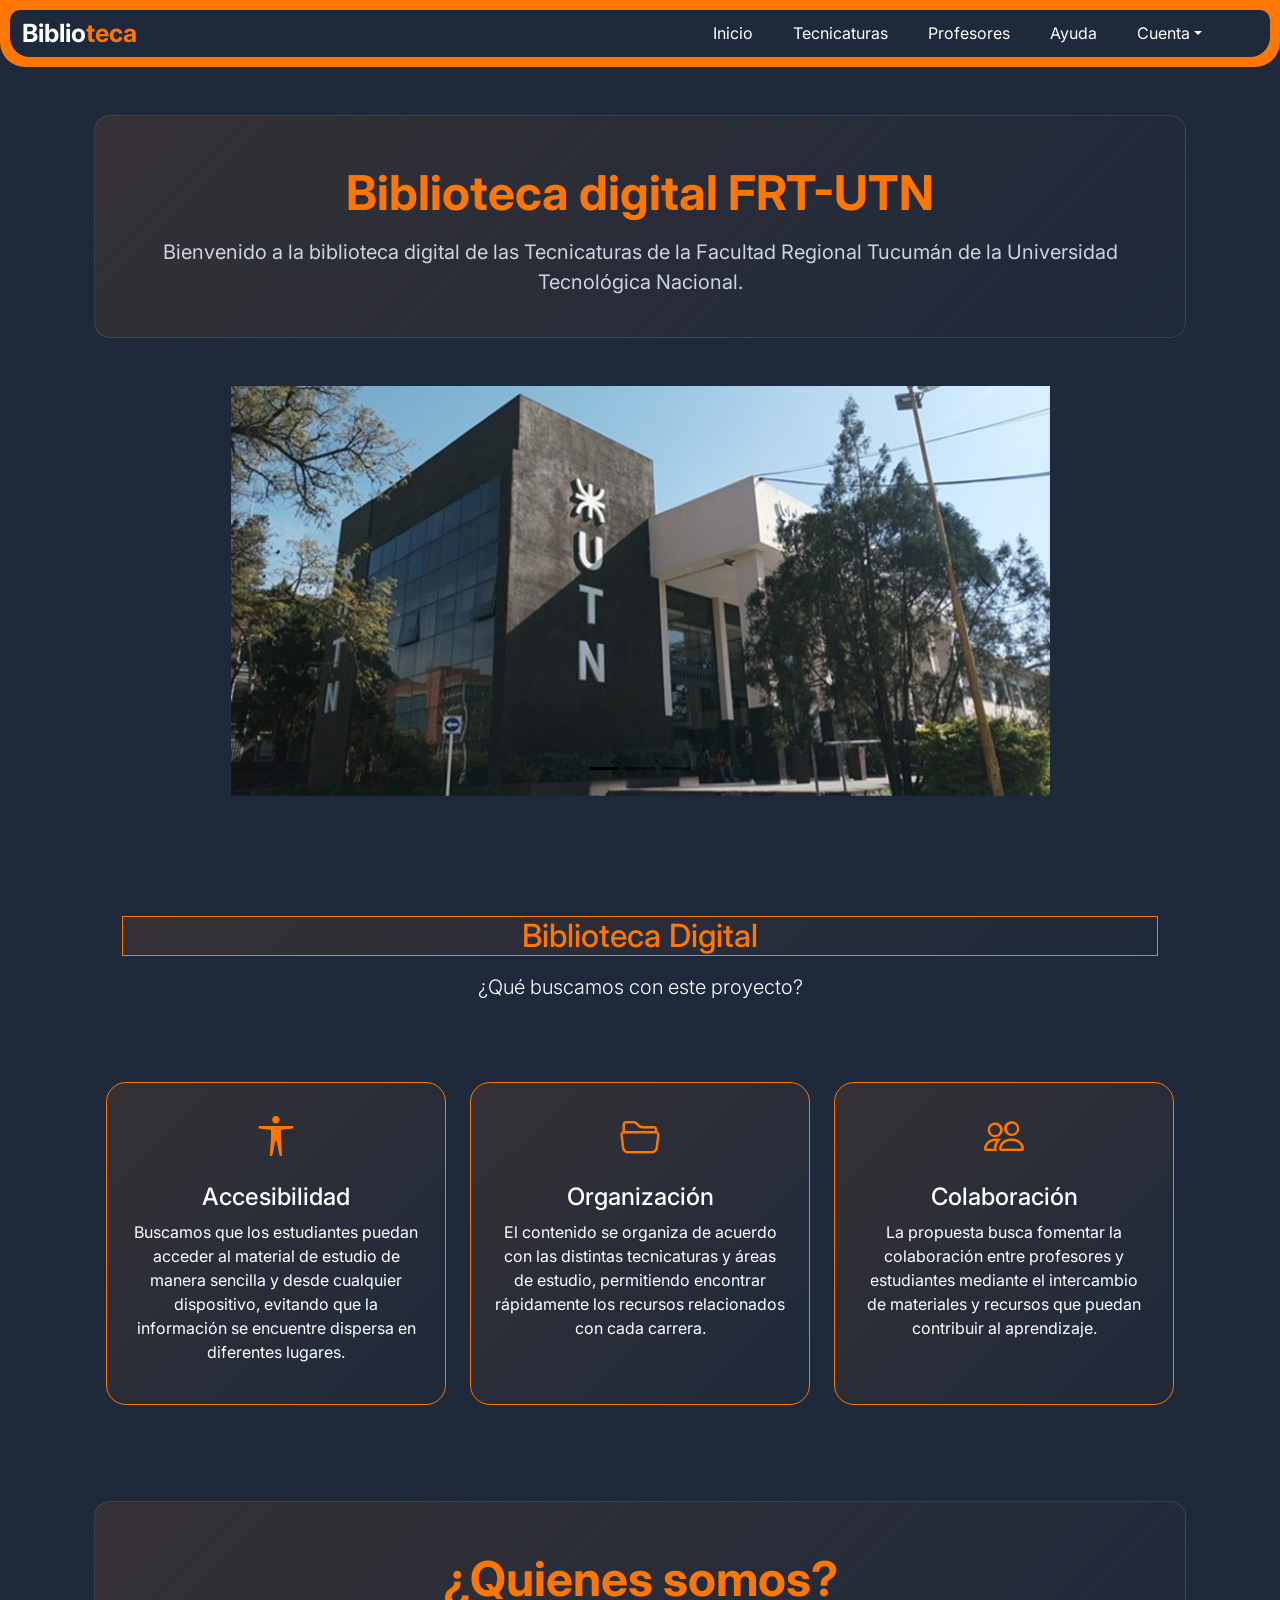
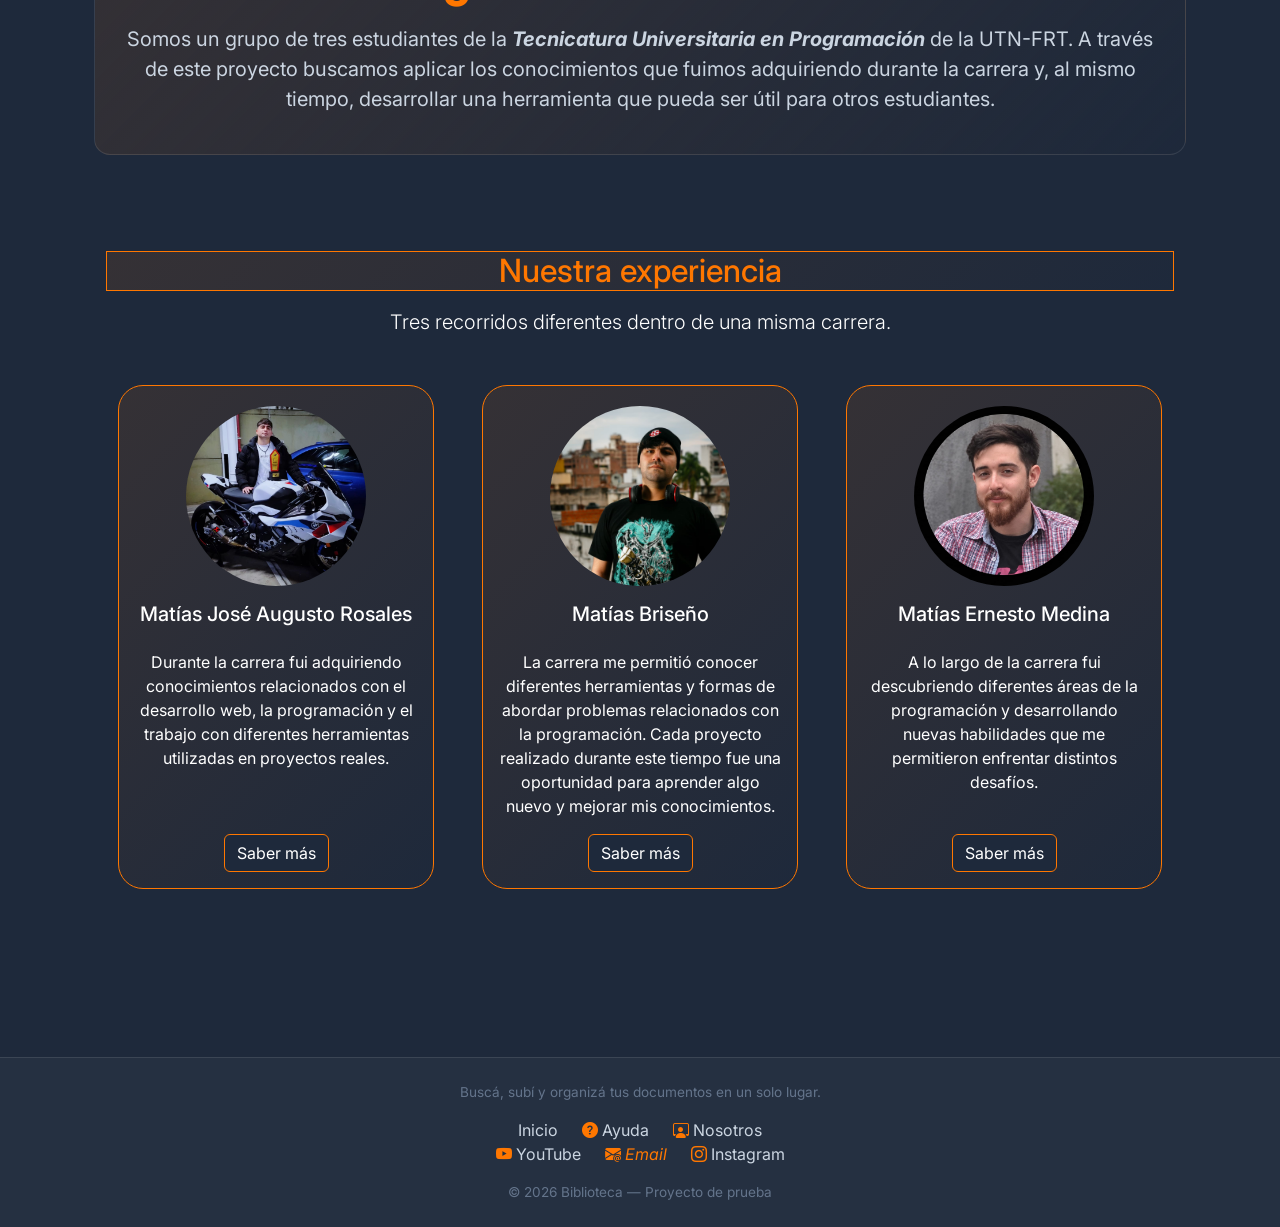
<file: index.html>
<!DOCTYPE html>
<html lang="es">
<head>
    <meta charset="UTF-8">
    <meta name="description" content="Biblioteca virtual de la UTN-FRT para las tecnicaturas">
    <meta name="keywords"
        content="UTN, UTN-FRT, Biblioteca UTN, Biblioteca Virtual UTN, Tecnicaturas, Tecnicaturas UTN, Tecnicaturas UTN-FRT, Programación UTN, Programación UTN-FRT, Higiene y seguridad UTN, Higiene y seguridad UTN-FRT, Logística UTN, Logística UTN-FRT, Desarrollo de videojuegos UTN, Desarrollo de videojuegos UTN-FRT, Mecatrónica UTN, Mecatrónica UTN-FRT, mantenimiento industrial UTN, energías renovables UTN, profesores UTN, material de estudio UTN">
    <meta name="viewport" content="width=device-width, initial-scale=1.0">
    <!--fuente-->
    <!-- Conexión previa para optimizar la carga -->
    <link rel="preconnect" href="https://fonts.googleapis.com">
    <link rel="preconnect" href="https://fonts.gstatic.com" crossorigin>
    <!-- Importación de la fuente Inter desde Google Fonts -->
    <link href="https://fonts.googleapis.com/css2?family=Inter:wght@100..900&display=swap" rel="stylesheet">
    <!--links-->
    <link href="https://cdn.jsdelivr.net/npm/bootstrap@5.3.8/dist/css/bootstrap.min.css" rel="stylesheet"
        integrity="sha384-sRIl4kxILFvY47J16cr9ZwB07vP4J8+LH7qKQnuqkuIAvNWLzeN8tE5YBujZqJLB" crossorigin="anonymous">
    <link rel="stylesheet" href="https://cdn.jsdelivr.net/npm/bootstrap-icons@1.13.1/font/bootstrap-icons.min.css">
    <link rel="icon" href="/img/logo-utn-3.jpg">
    <link rel="stylesheet" href="/style.css">
    <title>FRT-UTN | Biblioteca digital</title>
</head>

<body>
    <div id="header"></div>
    <script>
        fetch("./components/header.html")
        .then(response => response.text())
        .then(html => {
            document.getElementById("header").innerHTML = html;
        });
    </script>
    
    <main class="container my-5 px-4 pb-5">
        <section id="nosotro"
            class="nosotros text-center p-4 pt-5 pb-4 min-vh-40 d-flex flex-column justify-content-center align-items-center mb-5 rounded-4 border border-white border-opacity-10"
            aria-labelledby="titulo-nosotros">
            <div>
                <h1 id="titulo-nosotros" class="display-5 fw-bold mb-3">Biblioteca digital FRT-UTN</h1>
                <p class="fs-5 mx-auto lh-base max-w-700">Bienvenido a la biblioteca digital de las Tecnicaturas de la
                    Facultad Regional Tucumán de la
                    Universidad Tecnológica Nacional.</p>
            </div>
        </section>

        <section id="carrusel" class="mb-5">
            <div id="carouselExampleDark" class="carousel carousel-dark m-auto slide w-75 h-20">
                <div class="carousel-indicators">
                    <button id="btn-indicadorCarrusel" type="button" data-bs-target="#carouselExampleDark"
                        data-bs-slide-to="0" class="active" aria-current="true" aria-label="Slide 1"></button>
                    <button id="btn-indicadorCarrusel" type="button" data-bs-target="#carouselExampleDark"
                        data-bs-slide-to="1" aria-label="Slide 2"></button>
                    <button id="btn-indicadorCarrusel" type="button" data-bs-target="#carouselExampleDark"
                        data-bs-slide-to="2" aria-label="Slide 3"></button>
                </div>
                <div class="carousel-inner">
                    <div class="carousel-item active" data-bs-interval="10000">
                        <img src="/img/utn-1.jpg" class="foto-carrusel d-block w-100" alt="Edificio de la UTN-Tucumán">
                        <div class="carousel-caption d-none d-md-block">
                        </div>
                    </div>
                    <div class="carousel-item" data-bs-interval="2000">
                        <img src="/img/utn-2.jpg" class="foto-carrusel d-block w-100" alt="Logo de la UTN-Tucumán">
                        <div class="carousel-caption d-none d-md-block">
                        </div>
                    </div>
                    <div class="carousel-item">
                        <img src="/img/utn-3.jpg" class="foto-carrusel d-block img-fluid w-100" alt="alumnos de programación de la UTN-Tucumán">
                        <div class="carousel-caption d-none d-md-block">
                        </div>
                    </div>
                </div>
                <button class="carousel-control-prev" type="button" data-bs-target="#carouselExampleDark"
                    data-bs-slide="prev">
                    <span class="carousel-control-prev-icon" aria-hidden="true"></span>
                    <span class="visually-hidden">Previous</span>
                </button>
                <button class="carousel-control-next" type="button" data-bs-target="#carouselExampleDark"
                    data-bs-slide="next">
                    <span class="carousel-control-next-icon" aria-hidden="true"></span>
                    <span class="visually-hidden">Next</span>
                </button>
            </div>
        </section>

        <section id="proyecto" class="container-fluid py-5 mb-5">
            <div class="text-center mt-2 mb-5 p-3">
                <h2>Biblioteca Digital</h2>
                <p class="lead text-center my-3">¿Qué buscamos con este proyecto?</p>
            </div>
            <div class="row g-4">
                <!-- Accesibilidad -->
                <div class="col-12 col-md-4">
                    <div class="card-proyecto card h-100 text-center p-4">
                        <div class="mb-3">
                            <i class="bi bi-universal-access fs-1"></i>
                        </div>
                        <h3 class="h4">Accesibilidad</h3>
                        <p>Buscamos que los estudiantes puedan acceder al material de estudio de manera sencilla y desde cualquier dispositivo, evitando que la información se encuentre dispersa en diferentes lugares.</p>
                    </div>
                </div>
                <!-- Organización -->
                <div class="col-12 col-md-4">
                    <div class="card-proyecto card h-100 text-center p-4">
                        <div class="mb-3">
                            <i class="bi bi-folder2-open fs-1"></i>
                        </div>
                        <h3 class="h4">Organización</h3>
                        <p>El contenido se organiza de acuerdo con las distintas tecnicaturas y áreas de estudio, permitiendo encontrar rápidamente los recursos relacionados con cada carrera.</p>
                    </div>
                </div>
                <!-- Colaboración -->
                <div class="col-12 col-md-4">
                    <div class="card-proyecto card h-100 text-center p-4">
                        <div class="mb-3">
                            <i class="bi bi-people fs-1"></i>
                        </div>
                        <h3 class="h4">Colaboración</h3>
                        <p>La propuesta busca fomentar la colaboración entre profesores y estudiantes mediante el intercambio de materiales y recursos que puedan contribuir al aprendizaje.</p>
                    </div>
                </div>
            </div>
        </section>

        <section class="nosotros text-center p-4 pt-5 pb-4 min-vh-40 d-flex flex-column justify-content-center align-items-center mb-5 rounded-4 border border-white border-opacity-10" aria-labelledby="titulo-nosotros">
            <div>
                <h1 id="titulo-nosotros" class="display-5 fw-bold mb-3">¿Quienes somos?</h1>
                <p class="fs-5 mx-auto lh-base max-w-700">Somos un grupo de tres estudiantes de la <b><i>Tecnicatura Universitaria en Programación</i></b> de la UTN-FRT. A través de este proyecto buscamos aplicar los conocimientos que fuimos adquiriendo durante la carrera y, al mismo tiempo, desarrollar una herramienta que pueda ser útil para otros estudiantes.</p>
            </div>
        </section>

        <section id="experiencia" class="container-experiencia container-fluid py-4 mb-5">
            <div class="text-center mt-4 mb-5">
                <h2 >Nuestra experiencia</h2>
                <p class="lead text-center my-3 mb-5">Tres recorridos diferentes dentro de una misma carrera.</p>
            </div>

            <div class="container">
                <div class="row g-5">

                    <div class="col-12 col-md-4">
                        <div class="card-perfil card h-100">
                            <img src="/img/foto-perfil-1.jpeg" class="card-img-top" alt="foto-perfil-1">
                            <div class="card-body d-flex flex-column">
                                <h5 class="card-title text-center">Matías José Augusto Rosales</h5>
                                <p class="card-text mt-3 text-center">
                                    Durante la carrera fui adquiriendo conocimientos relacionados con el desarrollo web, la programación y el trabajo con diferentes herramientas utilizadas en proyectos reales.
                                </p>
                                <a href="#" class="btn-perfil btn btn-primary mt-auto mx-auto">Saber más</a>
                            </div>
                        </div>
                    </div>

                    <div class="col-12 col-md-4">
                        <div class="card-perfil card h-100">
                            <img src="/img/foto-perfil-3.jpeg" class="card-img-top" alt="Foto-perfil-2">
                            <div class="card-body d-flex flex-column">
                                <h5 class="card-title text-center">Matías Briseño</h5>
                                <p class="card-text mt-3 text-center">
                                    La carrera me permitió conocer diferentes herramientas y formas de abordar problemas relacionados con la programación. Cada proyecto realizado durante este tiempo fue una oportunidad para aprender algo nuevo y mejorar mis conocimientos.
                                </p>
                                <a href="#" class="btn-perfil btn btn-primary mt-auto mx-auto">Saber más</a>
                            </div>
                        </div>
                    </div>

                    <div class="col-12 col-md-4">
                        <div class="card-perfil card h-100">
                            <img src="/img/foto-perfil-2.jpeg" class="card-img-top" alt="Foto-perfil-3">
                            <div class="card-body d-flex flex-column">
                                <h5 class="card-title text-center">Matías Ernesto Medina</h5>
                                <p class="card-text mt-3 text-center">
                                    A lo largo de la carrera fui descubriendo diferentes áreas de la programación y desarrollando nuevas habilidades que me permitieron enfrentar distintos desafíos.
                                </p>
                                <a href="#" class="btn-perfil btn btn-primary mt-auto mx-auto">Saber más</a>
                            </div>
                        </div>
                    </div>

                </div>
            </div>
        </section>

        <div id="contenedorBtnArriba" class="position-fixed bottom-0 end-0 p-4 d-none">
            <button id="btnTop" class="btnTop btn btn-primary rounded-circle" type="button">↑</button>
        </div>
    </main>
    
    <div id="footer"></div>

    <script>
        fetch("./components/footer.html")
        .then(response => response.text())
        .then(html => {
            document.getElementById("footer").innerHTML = html;
        });
    </script>

    <script src="https://cdn.jsdelivr.net/npm/bootstrap@5.3.8/dist/js/bootstrap.bundle.min.js" integrity="sha384-FKyoEForCGlyvwx9Hj09JcYn3nv7wiPVlz7YYwJrWVcXK/BmnVDxM+D2scQbITxI" crossorigin="anonymous"></script>
    <script src="./components/btnArriba.js"></script>
</body>

</html>
</file>
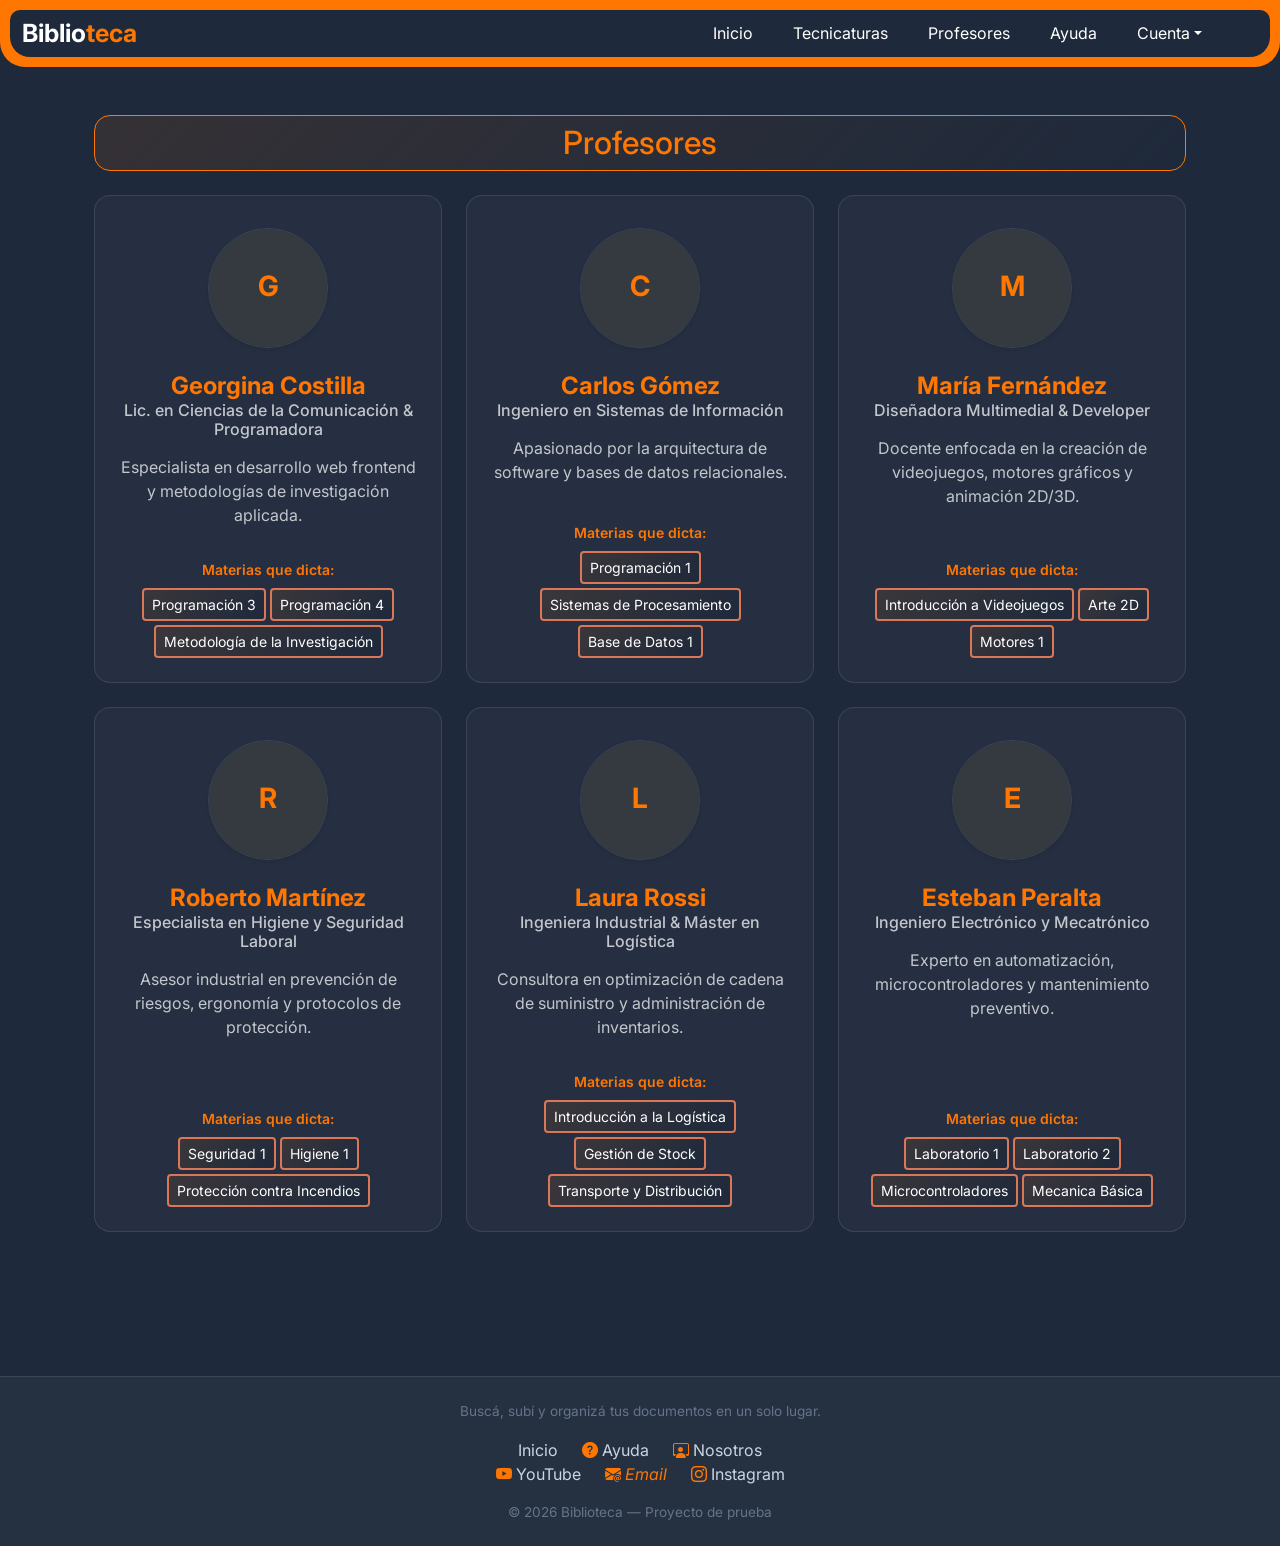
<file: components/profesores.html>
<!DOCTYPE html>
<html lang="es">

<head>
    <meta charset="UTF-8">
    <meta name="description" content="Profesores de las Tecnicaturas - Biblioteca virtual UTN-FRT">
    <meta name="viewport" content="width=device-width, initial-scale=1.0">
    <link rel="preconnect" href="https://fonts.googleapis.com">
    <link rel="preconnect" href="https://fonts.gstatic.com" crossorigin>
    <link href="https://fonts.googleapis.com/css2?family=Inter:wght@100..900&display=swap" rel="stylesheet">
    <link href="https://cdn.jsdelivr.net/npm/bootstrap@5.3.8/dist/css/bootstrap.min.css" rel="stylesheet">
    <link rel="stylesheet" href="https://cdn.jsdelivr.net/npm/bootstrap-icons@1.13.1/font/bootstrap-icons.min.css">
    <link rel="stylesheet" href="/style.css">
    <title>Profesores | FRT-UTN Biblioteca Digital</title>
</head>

<body>
    <div id="header"></div>

    <script>
        fetch("/components/header.html")
        .then(response => response.text())
        .then(html => {
            document.getElementById("header").innerHTML = html;
        });
    </script>
    
    <main class="container my-5 px-4 pb-5">
        <div id="banner-filtro" class="alert d-none text-center rounded-4 mb-4 border border-white border-opacity-10">
            <div class="d-flex justify-content-center mt-4">
                <button id="btn-limpiar-filtro" class="btn btn-Profesor btn-sm ms-3">profesores</button>
            </div>
            <br>
            <span id="texto-filtro" class="fs-5"></span>
        </div>

        <section id="profesores" class="my-5">
            <h2 id="titulo-profesores" class="text-center py-2 rounded-4 mb-4">Profesores</h2>

            <div id="contenedor-profesores"
                class="row row-cols-1 row-cols-md-2 row-cols-lg-3 g-4 justify-content-center">

            </div>
        </section>

        <section id="seccion-recursos" class="my-5 pt-4 d-none">
            <h2 id="titulo-recursos" class="text-center py-2 rounded-4 mb-4">Recursos de la Materia</h2>
            <div id="contenedor-recursos" class="row row-cols-1 row-cols-md-2 row-cols-lg-3 g-4 justify-content-center">
            </div>
        </section>
    </main>

    <!-- Footer will be inserted here -->
    <div id="footer"></div>

    <script>
        fetch("/components/footer.html")
            .then(response => response.text())
            .then(html => {
                document.getElementById("footer").innerHTML = html;
            });
    </script>

    <script src="https://cdn.jsdelivr.net/npm/bootstrap@5.3.8/dist/js/bootstrap.bundle.min.js"></script>
    <script src="https://cdn.jsdelivr.net/npm/bootstrap@5.3.8/dist/js/bootstrap.bundle.min.js" integrity="sha384-FKyoEForCGlyvwx9Hj09JcYn3nv7wiPVlz7YYwJrWVcXK/BmnVDxM+D2scQbITxI" crossorigin="anonymous"></script>
    <script src="/components/js-Profesores.js"></script>
</body>

</html>
</file>
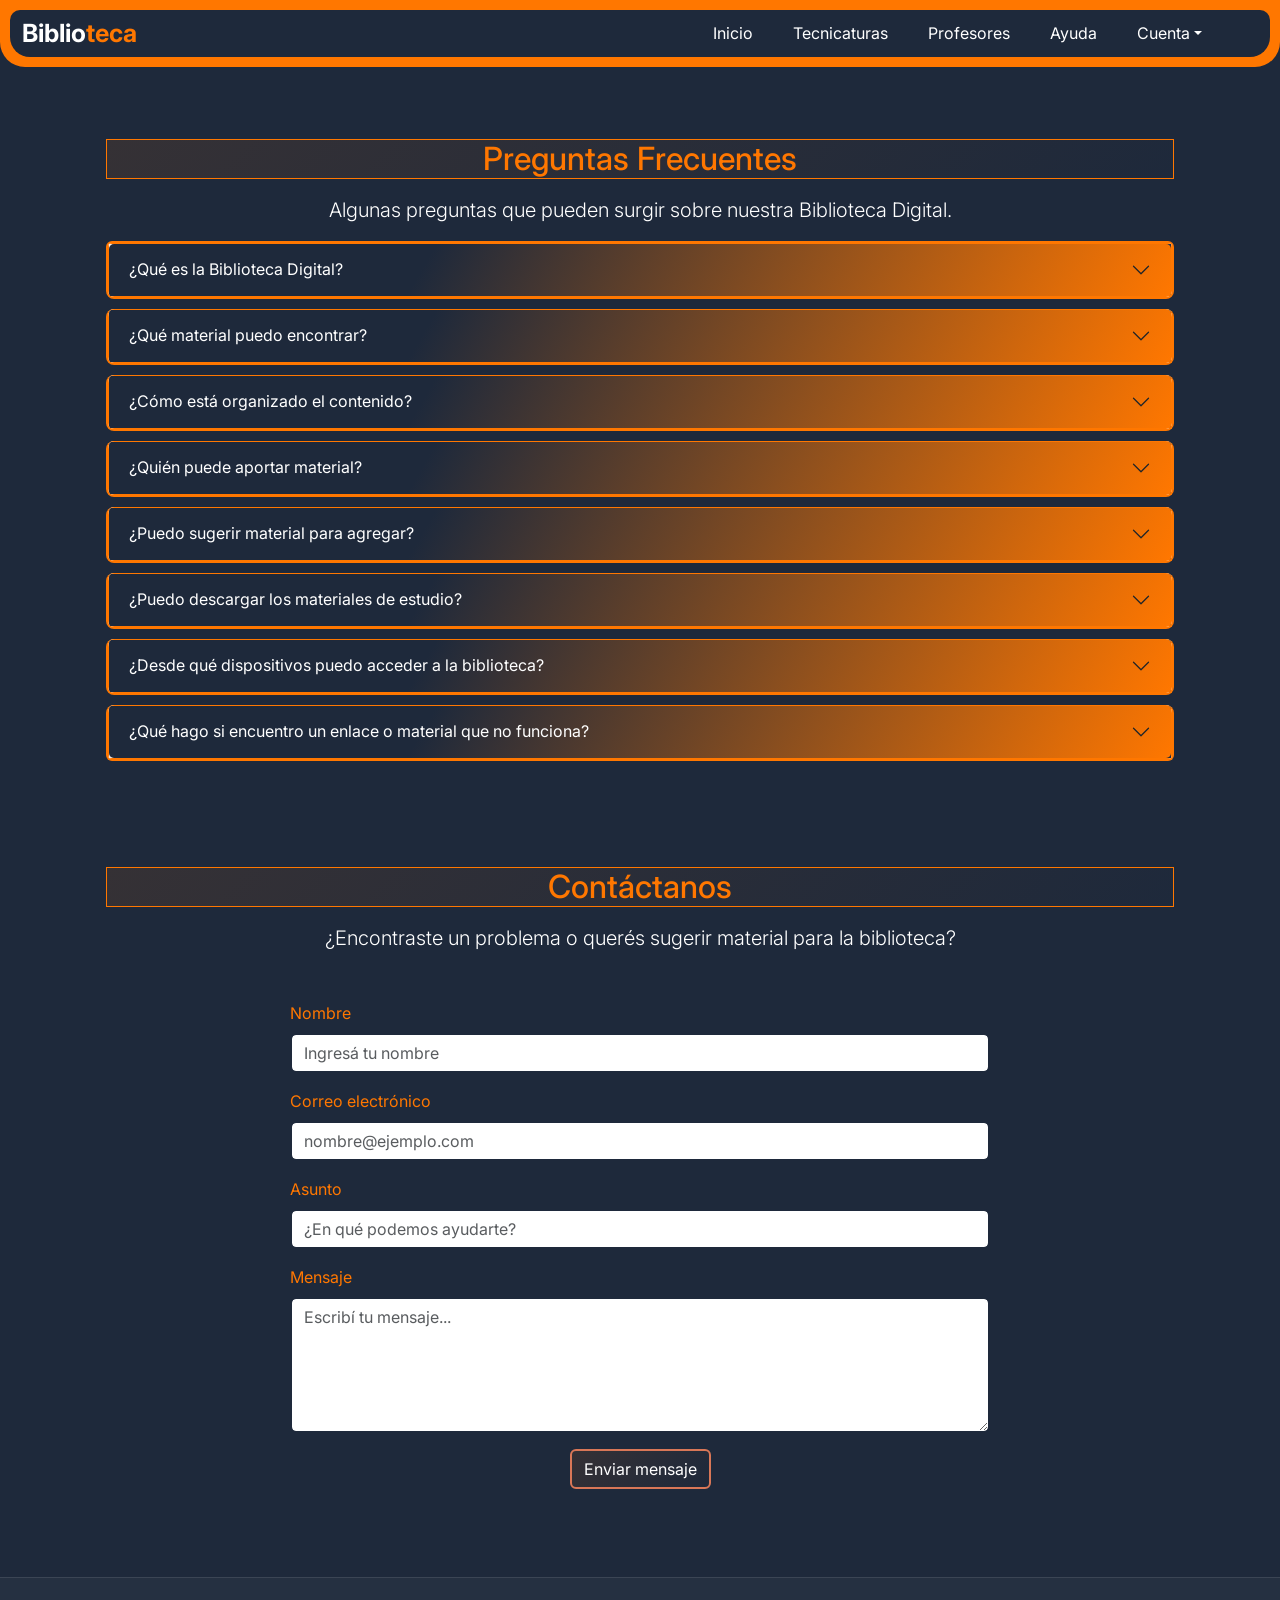
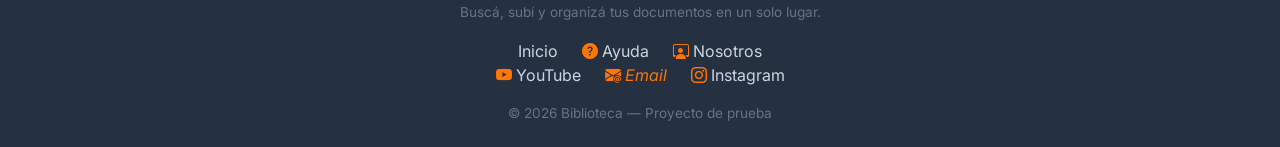
<file: components/sobre-nosotros.html>
<!DOCTYPE html>
<html lang="en">
<head>
    <!--metadatos-->
    <meta charset="UTF-8">
    <meta name="description" content="Biblioteca virtual de la UTN-FRT para las tecnicaturas">
    <meta name="keywords" content="UTN, UTN-FRT, Biblioteca UTN, Biblioteca Virtual UTN, Tecnicaturas, Tecnicaturas UTN, Tecnicaturas UTN-FRT, Programación UTN, Programación UTN-FRT, Higiene y seguridad UTN, Higiene y seguridad UTN-FRT, Logística UTN, Logística UTN-FRT, Desarrollo de videojuegos UTN, Desarrollo de videojuegos UTN-FRT, Mecatrónica UTN, Mecatrónica UTN-FRT, mantenimiento industrial UTN, energías renovables UTN, profesores UTN, material de estudio UTN">
    <meta name="viewport" content="width=device-width, initial-scale=1.0">
    <!--fuente-->
    <!-- Conexión previa para optimizar la carga -->
    <link rel="preconnect" href="https://fonts.googleapis.com">
    <link rel="preconnect" href="https://fonts.gstatic.com" crossorigin>
    <!-- Importación de la fuente Inter desde Google Fonts -->
    <link href="https://fonts.googleapis.com/css2?family=Inter:wght@100..900&display=swap" rel="stylesheet">
    <!--links-->
    <link href="https://cdn.jsdelivr.net/npm/bootstrap@5.3.8/dist/css/bootstrap.min.css" rel="stylesheet"
        integrity="sha384-sRIl4kxILFvY47J16cr9ZwB07vP4J8+LH7qKQnuqkuIAvNWLzeN8tE5YBujZqJLB" crossorigin="anonymous">
    <link rel="stylesheet" href="https://cdn.jsdelivr.net/npm/bootstrap-icons@1.13.1/font/bootstrap-icons.min.css">
    <link rel="icon" href="/img/logo-utn-3.jpg">
    <link rel="stylesheet" href="/style.css">
    <!--titulo-->
    <title>FRT-UTN | Biblioteca digital - Sobre Nosotros</title>
</head>
<body>
    <div id="header"></div>

    <script>
        fetch("/components/header.html")
        .then(response => response.text())
        .then(html => {
            document.getElementById("header").innerHTML = html;
        });
    </script>
    
    <main class="container px-4 pb-5">

        <section id="preguntas" class="container-fluid py-4">
            <div class="text-center mt-5 mb-3">
                <h2>Preguntas Frecuentes</h2>
                <p class="lead text-center my-3 mb-3">Algunas preguntas que pueden surgir sobre nuestra Biblioteca Digital.</p>
            </div>
            <div class="accordion" id="accordionPreguntas">
                
                <div class="accordion-item">
                    <h2 class="accordion-header">
                        <button class="accordion-button collapsed" type="button" data-bs-toggle="collapse" data-bs-target="#respuesta1">
                            ¿Qué es la Biblioteca Digital?
                        </button>
                    </h2>
                    <div id="respuesta1" class="accordion-collapse collapse" data-bs-parent="#accordionPreguntas">
                        <div class="accordion-body">
                            Es un espacio digital destinado a facilitar el acceso
                            a materiales educativos para los estudiantes de las
                            diferentes tecnicaturas de la UTN-FRT.
                        </div>
                    </div>
                </div>
                
                <div class="accordion-item">
                    <h2 class="accordion-header">
                        <button class="accordion-button collapsed" type="button" data-bs-toggle="collapse" data-bs-target="#respuesta2">
                            ¿Qué material puedo encontrar?
                        </button>
                    </h2>
                    <div id="respuesta2" class="accordion-collapse collapse" data-bs-parent="#accordionPreguntas">
                        <div class="accordion-body">
                            Podrás encontrar apuntes, documentos, libros, guías,
                            trabajos prácticos y otros recursos relacionados con
                            las distintas materias y tecnicaturas.
                        </div>
                    </div>
                </div>
                
                <div class="accordion-item">
                    <h2 class="accordion-header">
                        <button class="accordion-button collapsed" type="button"data-bs-toggle="collapse"data-bs-target="#respuesta3">
                            ¿Cómo está organizado el contenido?
                        </button>
                    </h2>
                    <div id="respuesta3" class="accordion-collapse collapse" data-bs-parent="#accordionPreguntas">
                        <div class="accordion-body">
                            El contenido se encuentra organizado según las
                            diferentes tecnicaturas y áreas, para facilitar
                            la búsqueda del material.
                        </div>
                    </div>
                </div>
                
                <div class="accordion-item">
                    <h2 class="accordion-header">
                        <button class="accordion-button collapsed" type="button" data-bs-toggle="collapse" data-bs-target="#respuesta4">
                            ¿Quién puede aportar material?
                        </button>
                    </h2>
                    <div id="respuesta4" class="accordion-collapse collapse" data-bs-parent="#accordionPreguntas">
                        <div class="accordion-body">
                            Los profesores pueden aportar material educativo
                            relacionado con sus respectivas materias y
                            tecnicaturas.
                        </div>
                    </div>
                </div>
                
                <div class="accordion-item">
                    <h2 class="accordion-header">
                        <button class="accordion-button collapsed" type="button"data-bs-toggle="collapse"data-bs-target="#respuesta5">
                            ¿Puedo sugerir material para agregar?
                        </button>
                    </h2>
                    <div id="respuesta5" class="accordion-collapse collapse" data-bs-parent="#accordionPreguntas">
                        <div class="accordion-body">
                            Sí. Podés utilizar nuestro formulario de contacto
                            para enviarnos sugerencias o comentarios sobre
                            los recursos que podrían incorporarse.
                        </div>
                    </div>
                </div>

                <div class="accordion-item">
                    <h2 class="accordion-header">
                        <button class="accordion-button collapsed" type="button" data-bs-toggle="collapse" data-bs-target="#respuesta6">
                            ¿Puedo descargar los materiales de estudio?
                        </button>
                    </h2>
                    <div id="respuesta6" class="accordion-collapse collapse" data-bs-parent="#accordionPreguntas">
                        <div class="accordion-body">
                            Sí. Los materiales disponibles podrán ser consultados y descargados, dependiendo del recurso y de las condiciones establecidas para cada contenido.
                        </div>
                    </div>
                </div>

                <div class="accordion-item">
                    <h2 class="accordion-header">
                        <button class="accordion-button collapsed" type="button" data-bs-toggle="collapse" data-bs-target="#respuesta7">
                            ¿Desde qué dispositivos puedo acceder a la biblioteca?
                        </button>
                    </h2>
                    <div id="respuesta7" class="accordion-collapse collapse" data-bs-parent="#accordionPreguntas">
                        <div class="accordion-body">
                            Podés acceder a la Biblioteca Digital desde computadoras, tablets y teléfonos celulares. La página está diseñada para adaptarse a diferentes tamaños de pantalla y facilitar su utilización desde cualquier dispositivo.
                        </div>
                    </div>
                </div>

                <div class="accordion-item">
                    <h2 class="accordion-header">
                        <button class="accordion-button collapsed" type="button" data-bs-toggle="collapse" data-bs-target="#respuesta8">
                            ¿Qué hago si encuentro un enlace o material que no funciona?
                        </button>
                    </h2>
                    <div id="respuesta8" class="accordion-collapse collapse" data-bs-parent="#accordionPreguntas">
                        <div class="accordion-body">
                            Si encontrás algún material, enlace o recurso que presente problemas, podés comunicarlo mediante nuestro formulario de contacto para que podamos revisarlo y solucionarlo.
                        </div>
                    </div>
                </div>

            </div>

        </section>
        <section id="contacto" class="container-fluid py-4">
            <div class="text-center mt-5 mb-5">
                <h2>Contáctanos</h2>
                <p class="lead text-center my-3 mb-3">¿Encontraste un problema o querés sugerir material para la biblioteca?</p>
            </div>

            <form id="formContacto" class="form-contacto">
                <div class="mb-3 ">
                    <label for="nombre" class="form-label">Nombre</label>
                    <input type="text" class="form-control " id="nombre" placeholder="Ingresá tu nombre">
                </div>

                <div class="mb-3">
                    <label for="email" class="form-label">Correo electrónico</label>
                    <input type="email" class="form-control" id="email" placeholder="nombre@ejemplo.com">
                </div>

                <div class="mb-3">
                    <label for="asunto" class="form-label">Asunto</label>
                    <input type="text" class="form-control" id="asunto" placeholder="¿En qué podemos ayudarte?">
                </div>

                <div class="mb-3">
                    <label for="mensaje" class="form-label">Mensaje</label>
                    <textarea class="form-control" id="mensaje" rows="5" placeholder="Escribí tu mensaje..."></textarea>
                </div>

                <div class="text-center">
                    <button type="submit" class="btn-tecnicatura btn btn-primary">Enviar mensaje</button>
                </div>

                <div id="mensajeFormulario" class="mt-3 text-center"></div>
            </form>
        </section>

        <div id="contenedorBtnArriba" class="position-fixed bottom-0 end-0 p-4 d-none">
            <button id="btnTop" class="btnTop btn btn-primary rounded-circle" type="button">↑</button>
        </div>
    </main>

    <div id="footer"></div>

    <script>
        fetch("/components/footer.html")
        .then(response => response.text())
        .then(html => {
            document.getElementById("footer").innerHTML = html;
        });
    </script>
    <script src="https://cdn.jsdelivr.net/npm/bootstrap@5.3.8/dist/js/bootstrap.bundle.min.js" integrity="sha384-FKyoEForCGlyvwx9Hj09JcYn3nv7wiPVlz7YYwJrWVcXK/BmnVDxM+D2scQbITxI" crossorigin="anonymous"></script>
    <script src="/components/formulario.js"></script>
    <script src="/components/btnArriba.js"></script>
</body>
</html>
</file>
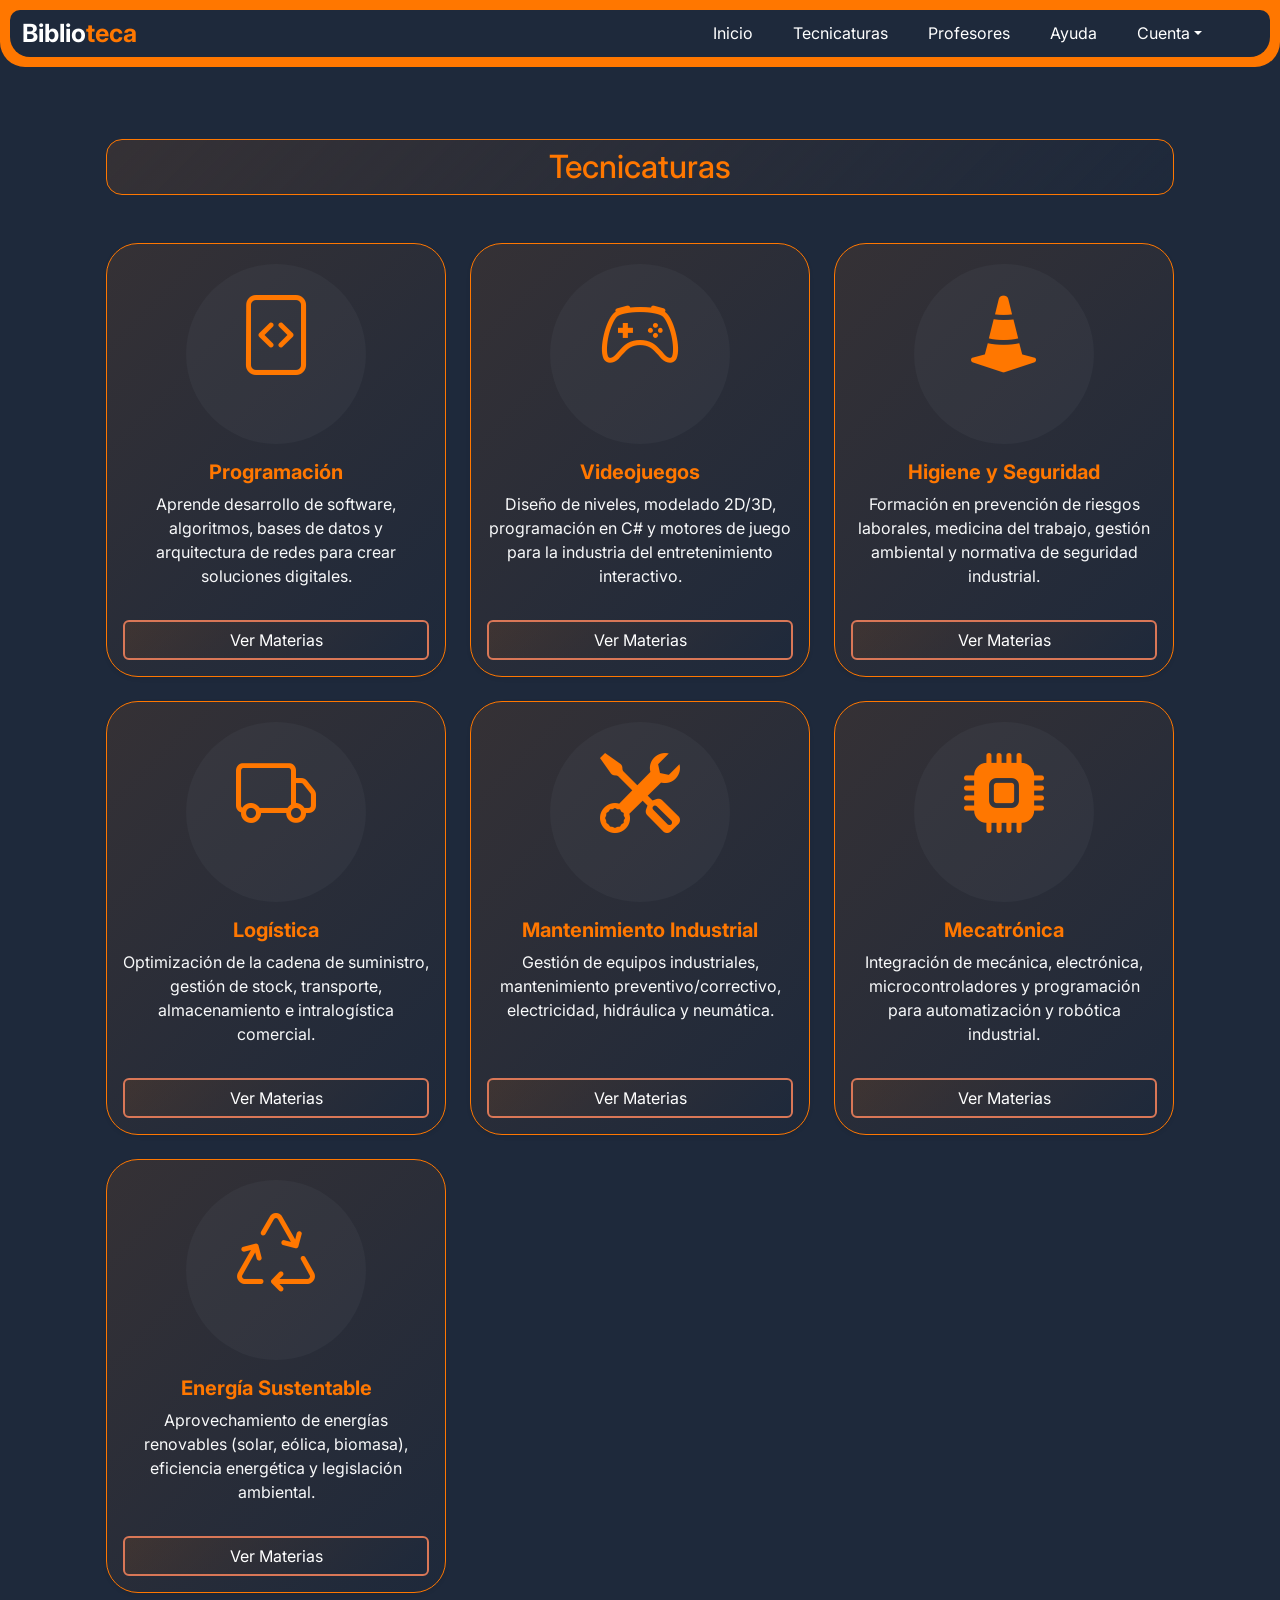
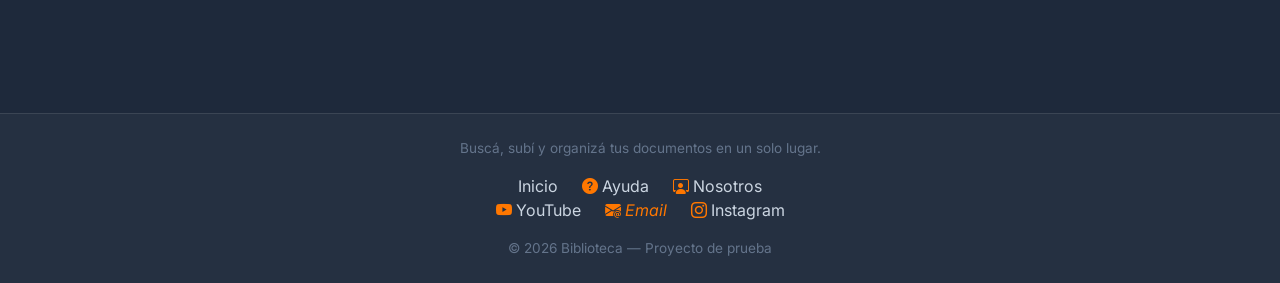
<file: components/tecnicaturas.html>
<!DOCTYPE html>
<html lang="es">

<head>
    <meta charset="UTF-8">
    <meta name="description" content="Biblioteca virtual de la UTN-FRT para las tecnicaturas">
    <meta name="keywords" content="UTN, UTN-FRT, Biblioteca UTN, Tecnicaturas">
    <meta name="viewport" content="width=device-width, initial-scale=1.0">
    <link rel="preconnect" href="https://fonts.googleapis.com">
    <link rel="preconnect" href="https://fonts.gstatic.com" crossorigin>
    <link href="https://fonts.googleapis.com/css2?family=Inter:wght@100..900&display=swap" rel="stylesheet">
    <link href="https://cdn.jsdelivr.net/npm/bootstrap@5.3.8/dist/css/bootstrap.min.css" rel="stylesheet"
        integrity="sha384-sRIl4kxILFvY47J16cr9ZwB07vP4J8+LH7qKQnuqkuIAvNWLzeN8tE5YBujZqJLB" crossorigin="anonymous">
    <link rel="stylesheet" href="https://cdn.jsdelivr.net/npm/bootstrap-icons@1.13.1/font/bootstrap-icons.min.css">
    <link rel="icon" href="/img/logo-utn-3.jpg">
    <link rel="stylesheet" href="/style.css">
    <title>Tecnicaturas | FRT-UTN Biblioteca digital</title>
</head>

<body>
    <div id="header"></div>

    <script>
        fetch("/components/header.html")
            .then(response => response.text())
            .then(html => {
                document.getElementById("header").innerHTML = html;
            });
    </script>

    <main class="container my-5 px-4 pb-5">
        <section id="tecnicaturas">
            <div class="container-fluid py-4">
                <h2 class="text-center py-2 rounded-4 mb-5">
                    Tecnicaturas
                </h2>
                <div id="contenedor-tecnicaturas" class="row row-cols-1 row-cols-md-2 row-cols-lg-3 g-4">

                    <div class="col">
                        <div class="card h-100 text-white rounded-5 shadow-sm text-center">
                            <div class="card-img-top py-4 bg-secondary bg-opacity-10">
                                <i class="bi bi-file-code display-1 texto-secundario"></i>
                            </div>
                            <div class="card-body d-flex flex-column">
                                <h5 class="card-title texto-secundario fw-bold">Programación</h5>
                                <p class="card-text text-light flex-grow-1">
                                    Aprende desarrollo de software, algoritmos, bases de datos y arquitectura de redes
                                    para crear soluciones digitales.
                                </p>
                                <button type="button" class="btn btn-tecnicatura w-100 mt-3"
                                    data-tecnicatura="Programación">
                                    Ver Materias
                                </button>
                            </div>
                        </div>
                    </div>

                    <div id="card" class="col">
                        <div class="card h-100 text-white rounded-5 shadow-sm text-center">
                            <div class="card-img-top py-4 bg-secondary bg-opacity-10">
                                <i class="bi bi-controller display-1 texto-secundario"></i>
                            </div>
                            <div class="card-body d-flex flex-column">
                                <h5 class="card-title texto-secundario fw-bold">Videojuegos</h5>
                                <p class="card-text text-light flex-grow-1">
                                    Diseño de niveles, modelado 2D/3D, programación en C# y motores de juego para la
                                    industria del entretenimiento interactivo.
                                </p>
                                <button type="button" class="btn btn-tecnicatura w-100 mt-3"
                                    data-tecnicatura="Videojuegos">
                                    Ver Materias
                                </button>
                            </div>
                        </div>
                    </div>

                    <div class="col">
                        <div class="card h-100 text-white rounded-5 shadow-sm text-center">
                            <div class="card-img-top py-4 bg-secondary bg-opacity-10">
                                <i class="bi bi-cone-striped display-1 texto-secundario"></i>
                            </div>
                            <div class="card-body d-flex flex-column">
                                <h5 class="card-title texto-secundario fw-bold">Higiene y Seguridad</h5>
                                <p class="card-text text-light flex-grow-1">
                                    Formación en prevención de riesgos laborales, medicina del trabajo, gestión
                                    ambiental y normativa de seguridad industrial.
                                </p>
                                <button type="button" class="btn btn-tecnicatura w-100 mt-3"
                                    data-tecnicatura="Higiene y seguridad">
                                    Ver Materias
                                </button>
                            </div>
                        </div>
                    </div>

                    <div class="col">
                        <div class="card h-100 text-white rounded-5 shadow-sm text-center">
                            <div class="card-img-top py-4 bg-secondary bg-opacity-10">
                                <i class="bi bi-truck display-1 texto-secundario"></i>
                            </div>
                            <div class="card-body d-flex flex-column">
                                <h5 class="card-title texto-secundario fw-bold">Logística</h5>
                                <p class="card-text text-light flex-grow-1">
                                    Optimización de la cadena de suministro, gestión de stock, transporte,
                                    almacenamiento e intralogística comercial.
                                </p>
                                <button type="button" class="btn btn-tecnicatura w-100 mt-3"
                                    data-tecnicatura="Logística">
                                    Ver Materias
                                </button>
                            </div>
                        </div>
                    </div>

                    <div class="col">
                        <div class="card h-100 text-white rounded-5 shadow-sm text-center">
                            <div class="card-img-top py-4 bg-secondary bg-opacity-10">
                                <i class="bi bi-tools display-1 texto-secundario"></i>
                            </div>
                            <div class="card-body d-flex flex-column">
                                <h5 class="card-title texto-secundario fw-bold">Mantenimiento Industrial</h5>
                                <p class="card-text text-light flex-grow-1">
                                    Gestión de equipos industriales, mantenimiento preventivo/correctivo, electricidad,
                                    hidráulica y neumática.
                                </p>
                                <button type="button" class="btn btn-tecnicatura w-100 mt-3"
                                    data-tecnicatura="Mantenimiento Industrial">
                                    Ver Materias
                                </button>
                            </div>
                        </div>
                    </div>
                    <div class="col">
                        <div class="card h-100 text-white rounded-5 shadow-sm text-center">
                            <div class="card-img-top py-4 bg-secondary bg-opacity-10">
                                <i class="bi bi-cpu-fill display-1 texto-secundario"></i>
                            </div>
                            <div class="card-body d-flex flex-column">
                                <h5 class="card-title texto-secundario fw-bold">Mecatrónica</h5>
                                <p class="card-text text-light flex-grow-1">
                                    Integración de mecánica, electrónica, microcontroladores y programación para
                                    automatización y robótica industrial.
                                </p>
                                <button type="button" class="btn btn-tecnicatura w-100 mt-3"
                                    data-tecnicatura="Mecatrónica">
                                    Ver Materias
                                </button>
                            </div>
                        </div>
                    </div>
                    <div class="col">
                        <div class="card h-100 text-white rounded-5 shadow-sm text-center">
                            <div class="card-img-top py-4 bg-secondary bg-opacity-10">
                                <i class="bi bi-recycle display-1 texto-secundario"></i>
                            </div>
                            <div class="card-body d-flex flex-column">
                                <h5 class="card-title texto-secundario fw-bold">Energía Sustentable</h5>
                                <p class="card-text text-light flex-grow-1">
                                    Aprovechamiento de energías renovables (solar, eólica, biomasa), eficiencia
                                    energética y legislación ambiental.
                                </p>
                                <button type="button" class="btn btn-tecnicatura w-100 mt-3"
                                    data-tecnicatura="Energía Sustentable">
                                    Ver Materias
                                </button>
                            </div>
                        </div>
                    </div>

                </div>
            </div>
        </section>

        <section id="seccion-materias" class="my-5 d-none">
            <div class="card bg-dark text-white border-secondary shadow-lg mx-auto" style="max-width: 900px;">
                <div class="card-header border-secondary py-3">
                    <h3 id="titulo-tecnicatura" class="h4 mb-0 text-center texto-secundario fw-bold"></h3>
                </div>
                <div class="card-body p-4">
                    <div id="contenedor-materias" class="d-flex justify-content-center flex-wrap gap-2">
                    </div>
                </div>
            </div>
        </section>
    </main>

    <!-- Footer -->
    <div id="footer"></div>

    <script>
        fetch("/components/footer.html")
            .then(response => response.text())
            .then(html => {
                document.getElementById("footer").innerHTML = html;
            });
    </script>
    <script src="https://cdn.jsdelivr.net/npm/bootstrap@5.3.8/dist/js/bootstrap.bundle.min.js"
        integrity="sha384-FKyoEForCGlyvwx9Hj09JcYn3nv7wiPVlz7YYwJrWVcXK/BmnVDxM+D2scQbITxI"
        crossorigin="anonymous"></script>
    <script src="/components/js-tecnicaturas.js"></script>
</body>

</html>
</file>
<file: style.css>
* {
    margin: 0;
    padding: 0;
    box-sizing: border-box;
    font-family: "Inter", sans-serif;
}

:root {
    --color-primario: #1e293b;
    --color-superficie: #334155;
    --color-primario-suave: #64748b;
    --color-secundario: #ff7700;
    --color-btn: #d97757;
    --color-blanco: #ffffff;
    --color-texto-suave: #cbd5e1;
    --sombra-card: 0 10px 20px rgba(0, 0, 0, 0.3);
}

html {
    scroll-behavior: smooth;
}

/*----Navbar----*/

body {
    background-color: var(--color-primario);
    color: var(--color-blanco);
}

section {
    scroll-margin-top: 5px;
}

hr {
    border: none;
    height: 5px;
    background-color: var(--color-secundario);
    box-shadow: 0 0 1rem var(--color-secundario);
    border-radius: 10px;
}

.btnTop:hover {
    background-color: var(--color-secundario);
}

.header {
    top: 0;
    width: 100%;
    padding: .6rem;
    background-color: var(--color-secundario);
    z-index: 1000;
    border-bottom-left-radius: 25px;
    border-bottom-right-radius: 25px;
}

.logo {
    text-decoration: none;
    font-size: 25px;
    font-weight: bolder;
}

.logo-color1,
.nav-link {
    color: var(--color-blanco);
}

.logo-color2,
.navbar .nav-link.active,
.nav-link:hover,
.dropdown-item:hover,
.navbar .nav-link[aria-expanded="true"] {
    color: var(--color-secundario);
    transition: .4s;
}

.navbar {
    background: var(--color-primario);
    border-top-left-radius: 10px;
    border-top-right-radius: 10px;
    border-bottom-left-radius: 20px;
    border-bottom-right-radius: 20px;

}

/*--Menú hamburguesa--*/
.navbar-toggler {
    border-color: var(--color-blanco);
}

.navbar-toggler-icon {
    filter: brightness(0) invert(1);
    transition: transform 0.3s ease;
}

.navbar-toggler[aria-expanded="true"] .navbar-toggler-icon {
    transform: rotate(90deg);
}

/*--transición del navbar--*/
.navbar-collapse {
    transition: height 0.4s ease;
}

/**--dropdown transición--*/
.dropdown-menu {
    background-color: var(--color-secundario);
    opacity: 0;
    transform: translateY(-10px);
    transition: opacity 0.3s ease, transform 0.3s ease;
}

.dropdown-menu.show {
    opacity: 1;
    transform: translateY(0);
}

.dropdown-item {
    transition: color 0.2s ease, background-color 0.2s ease;
}

.dropdown-item:hover {
    color: var(--color-blanco);
    background-color: var(--color-secundario);
    z-index: 1;
}

/* main */
.nosotros {
    background: linear-gradient(135deg, rgba(255, 119, 0, 0.1) 0%, rgba(30, 41, 59, 1) 100%);
    border: 1px solid rgba(255, 255, 255, 0.1);
}

.nosotros h1 {
    color: var(--color-secundario);
}

.nosotros p {
    color: var(--color-texto-suave);
}

.carouselExampleDark {
    background-color: var(--color-secundario);
    border: 1px solid var(--color-secundario);
}

/* Tecnicaturas */

.texto-secundario {
    color: var(--color-secundario) !important;
}

#banner-filtro {
    background: linear-gradient(135deg, rgba(255, 119, 0, 0.1) 0%, rgba(30, 41, 59, 1) 100%);
    border-color: var(--color-secundario) !important;
    color: var(--color-blanco);
}

#tecnicaturas {
    width: 100%;
}

#tecnicaturas p {
    color: var(--color-texto-suave);
    width: 100%;
}

.btn-tecnicatura {
    color: var(--color-blanco);
    border: 2px solid var(--color-btn);
    background: linear-gradient(135deg, rgba(255, 119, 0, 0.1) 0%, rgba(30, 41, 59, 1) 100%);
    transition: 0.3s;
}

.btn-tecnicatura:hover {
    background-color: var(--color-btn);
    border-color: var(--color-btn);
    color: var(--color-blanco);
}

.card {
    background: linear-gradient(135deg, rgba(255, 119, 0, 0.1) 0%, rgba(30, 41, 59, 1) 100%);
    border-color: var(--color-secundario);
}

/* SECCIÓN PROFESORES */

#profesores h2 {
    color: var(--color-secundario);
    background: linear-gradient(135deg, rgba(255, 119, 0, 0.1) 0%, rgba(30, 41, 59, 1) 100%);
}

#banner-filtro {
    background: linear-gradient(135deg, rgba(255, 119, 0, 0.1) 0%, rgba(30, 41, 59, 1) 100%);
    color: var(--color-blanco);
}

#cardProfesor {
    border: 1px solid rgba(255, 255, 255, 0.1);
    transition: 0.5s;
}

.cardProfesor {
    background: linear-gradient(135deg, rgba(255, 119, 0, 0.1) 0%, rgba(30, 41, 59, 1) 100%);
    border: 1px solid rgba(255, 255, 255, 0.1);
}

#cardProfesor:hover {
    background: linear-gradient(135deg, rgba(255, 119, 0, 0.1) 0%, rgba(30, 41, 59, 1) 100%);
    box-shadow: var(--sombra-card);
    border-color: var(--color-secundario);
    width: 60%;
}

.btn-Profesor {
    color: var(--color-blanco);
    border: 2px solid var(--color-btn);
    background: linear-gradient(135deg, rgba(255, 119, 0, 0.1) 0%, rgba(30, 41, 59, 1) 100%);

}

/* Recursos */

#recursos h2 {
    color: var(--color-secundario);
    background: linear-gradient(135deg, rgba(255, 119, 0, 0.1) 0%, rgba(30, 41, 59, 1) 100%);
}

.btn-recursos {
    color: var(--color-blanco);
    border: 2px solid var(--color-btn);
    background: linear-gradient(135deg, rgba(255, 119, 0, 0.1) 0%, rgba(30, 41, 59, 1) 100%);

}

/* Estilos de secciones, cards y botones */
h2 {
    color: var(--color-secundario);
    background: linear-gradient(135deg, rgba(255, 119, 0, 0.1) 0%, rgba(30, 41, 59, 1) 100%);
    border: 1px solid var(--color-secundario);
}

.btn-tecnicatura,
.btn-Profesor {
    color: var(--color-blanco);
    border: 2px solid var(--color-btn);
    background: linear-gradient(135deg, rgba(255, 119, 0, 0.1) 0%, rgba(30, 41, 59, 1) 100%);
}

.btn-tecnicatura.active,
.btn-tecnicatura:hover,
.btn-Profesor:hover {
    background: var(--color-secundario);
    border-color: var(--color-secundario);
    color: var(--color-blanco);
}

.card-profesor,
.card-recurso {
    border: 1px solid rgba(255, 255, 255, 0.1);
    background: rgba(255, 255, 255, 0.03);
    transition: 0.3s;
}

.card-profesor:hover,
.card-recurso:hover {
    border-color: var(--color-secundario);
    transform: translateY(-4px);
}

/* footer */

.footer {
    background-color: rgba(255, 255, 255, 0.03);
    border-top: 1px solid rgba(255, 255, 255, 0.1);
    /* padding: 2.5rem 1rem 1.5rem 1rem;
    text-align: center;*/
}

.footer-links a {
    color: var(--color-texto-suave);
    text-decoration: none;
    transition: 0.3s;
}

.footer-links a:hover {
    color: var(--color-secundario);
}

.footer p {
    color: #64748b;
    font-size: 0.85rem;
}


/*----btnVolVerArriba-----*/

.btnTop {
    width: 50px;
    height: 50px;
    font-size: 20px;
    color: var(--color-primario);
    background-color: var(--color-secundario);
    border: 1px solid rgba(255, 255, 255, 0.1);
    transition: .3s;
}

.btnTop:hover {
    transform: scale(1.15);
    box-shadow: 0 0 1rem var(--color-secundario)
}



/*
.navbar {
    display: flex;
    justify-content:space-between;
    align-items: center;
    padding: 5px 10px;
    border-radius: 20px;
    z-index: -1;
}

.nav-list {
    display: flex;
    gap: 5rem;
}

.nav-list li {
    list-style: none;
}

.nav-list li a {
    padding: 15px;
    text-decoration: none;
    color: var(--color-blanco);
    font-weight: 500;
    border-radius: 50px;
    transition: 0.3s;
}


.dropdown-menu li {
    padding: 150px;
}

.dropdown-menu {
    background-color: var(--color-blanco);
    display: none;
    position: absolute;
    margin-top: 10px;
    padding: 15px 5px;
    border-radius: 20px;
}

.nav-list li a:hover {
    color: var(--color-primario);
    text-shadow: 0 0 1rem var(--color-blanco);
}

.nav-list li:hover>ul {
    display: block;
}
*/

/*
main {
    padding-top: 100px;
    max-width: 1200px;
    margin: 0 auto;
    padding-left: 2rem;
    padding-right: 2rem;
    padding-bottom: 4rem;
}

.nosotros {
    text-align: center;
    padding: 4rem 1rem 3rem 1rem;
    min-height: 40vh;
    display: flex;
    flex-direction: column;
    justify-content: center;
    align-items: center;
    background: linear-gradient(135deg, rgba(255, 119, 0, 0.1) 0%, rgba(30, 41, 59, 1) 100%);
    border-radius: 20px;
    margin-bottom: 3rem;
    border: 1px solid rgba(255, 255, 255, 0.1);
}

.nosotros h1 {
    font-size: 2.5rem;
    color: var(--color-secundario);
    margin-bottom: 1rem;
}

.nosotros p {
    font-size: 1.1rem;
    color: var(--color-texto-suave);
    max-width: 700px;
    margin: 0 auto;
    line-height: 1.6;
}
*/

/* Tecnicaturas */

/*
.tecnicaturas,
.recursos,
.profesores {
    margin-bottom: 4rem;
}

.tecnicaturas>div:first-child,
.recursos>div:first-child,
.profesores>div:first-child {
    text-align: center;
    margin-bottom: 2rem;
}

h2 {
    font-size: 2rem;
    color: var(--color-blanco);
    display: inline-block;
    margin-bottom: 0.5rem;
}

h2::after {
    content: '';
    display: block;
    width: 50%;
    height: 4px;
    background-color: var(--color-secundario);
    margin: 0.5rem auto 0 auto;
    border-radius: 2px;
}

section>div>p {
    color: #94a3b8;
    font-size: 1rem;
}

.tecnicaturas-main,
.recursos-main,
.profesores-main {
    display: grid;
    grid-template-columns: repeat(auto-fit, minmax(280px, 1fr));
    gap: 1.5rem;
    width: 100%;
}

.tecnicatura-card,
.recurso-card,
.profesor-card {
    background-color: rgba(255, 255, 255, 0.05);
    border: 1px solid rgba(255, 255, 255, 0.1);
    padding: 1.8rem;
    border-radius: 15px;
    transition: transform 0.3s ease, box-shadow 0.3s ease, border-color 0.3s ease;
    display: flex;
    flex-direction: column;
}

.tecnicatura-card:hover,
.recurso-card:hover,
.profesor-card:hover {
    transform: translateY(-5px);
    box-shadow: var(--sombra-card);
    border-color: var(--color-secundario);
}

.tecnicatura-card h3,
.recurso-card h3,
.profesor-card h3 {
    color: var(--color-secundario);
    font-size: 1.3rem;
    margin-bottom: 0.8rem;
}

.tecnicatura-card p,
.recurso-card p,
.profesor-card p {
    color: #e2e8f0;
    font-size: 0.95rem;
    line-height: 1.5;
}

/*
.footer-content {
    display: flex;
    flex-direction: column;
    align-items: center;
    gap: 1rem;
    margin-bottom: 1.5rem;
}

.footer-links ul {
    display: flex;
    gap: 2rem;
    list-style: none;
    flex-wrap: wrap;
    justify-content: center;
}
*/
/* footer */
/*
.footer {
    background-color: rgba(255, 255, 255, 0.03);
    border-top: 1px solid rgba(255, 255, 255, 0.1);
  padding: 2.5rem 1rem 1.5rem 1rem;
    text-align: center;
.footer-links a {
    color: var(--color-texto-suave);
    text-decoration: none;
    transition: 0.3s;
}

.footer-links a:hover {
    color: var(--color-secundario);
}

.footer p {
    color: var(--color-texto-suave);
    font-size: 0.85rem;
}
*/

/* MEDIA QUERIES */
/*
@media (max-width: 1024px) {
    main {
        max-width: 90%;
        padding-left: 1.5rem;
        padding-right: 1.5rem;
    }

    .nosotros h1 {
        font-size: 2.2rem;
    }
}

@media (max-width: 768px) {

    .header {
        padding: 1.2rem 1.5rem;
    }

    .nav-list {
        gap: 1.5rem;
    }

    .nav-list li a {
        padding: 10px;
        font-size: 0.9rem;
    }

    main {
        padding-top: 130px;
        padding-bottom: 3rem;
    }

    section[id] {
        scroll-margin-top: 130px;
    }

    .nosotros {
        padding: 2.5rem 1rem;
        min-height: 30vh;
        margin-bottom: 2.5rem;
    }

    .nosotros h1 {
        font-size: 1.8rem;
    }

    .nosotros p {
        font-size: 1rem;
    }

    h2 {
        font-size: 1.6rem;
    }

    .tecnicaturas,
    .recursos,
    .profesores {
        margin-bottom: 3rem;
    }

    .tecnicaturas-main,
    .recursos-main,
    .profesores-main {
        gap: 1.2rem;
    }

    .tecnicatura-card,
    .recurso-card,
    .profesor-card {
        padding: 1.4rem;
    }

    .footer-links ul {
        gap: 1.2rem;
    }
}

@media (max-width: 480px) {
    main {
        padding-left: 1rem;
        padding-right: 1rem;
        padding-top: 140px;
    }

    section[id] {
        scroll-margin-top: 140px;
    }

    .header {
        padding: 1rem;
    }

    .navbar {
        flex-wrap: wrap;
        row-gap: 0.5rem;
    }

    .nav-list {
        flex-wrap: wrap;
        gap: 0.5rem;
        justify-content: center;
    }

    .nosotros h1 {
        font-size: 1.5rem;
    }

    .nosotros p,
    section>div>p {
        font-size: 0.9rem;
    }

    h2 {
        font-size: 1.4rem;
    }

    .tecnicaturas-main,
    .recursos-main,
    .profesores-main {
        grid-template-columns: 1fr;
    }

    .footer-links ul {
        flex-direction: column;
        gap: 0.8rem;
    }
}

/*-----preguntas-frecuentes-----*/

.accordion-button:not(.collapsed) {
    background-color: var(--color-texto-suave);
    color: var(--color-blanco);
    box-shadow: none;
    transition: .4s;
}

.accordion-button {
    color: var(--color-blanco);
    background: linear-gradient(120deg, #1e293b 30%, #ff7700 100%);
}

.accordion-button:focus {
    box-shadow: none;
}

.accordion-button {
    transition: .4s;
}

.accordion-item {
    border: solid 2px var(--color-secundario);
    margin-bottom: 10px;
    border-radius: 8px;
    overflow: hidden;
}

.accordion-button:hover {
    padding-left: 25px;
}

.accordion-collapse {
    transition: height 0.35s ease;
}

.accordion-body {
    background: var(--color-secundario);
    color: var(--color-blanco);
    transition: opacity 0.4s ease;
}

/*-----sobre-nosotros-----*/

.lista-nosotros {
    list-style-type: none;
}

.lista-nosotros li a {
    background: linear-gradient(135deg, rgba(255, 119, 0, 0.1) 0%, rgba(30, 41, 59, 1) 100%);
    border: 2px solid var(--color-secundario);
    border-radius: 5px;
    padding: 8px;
    text-decoration: none;
    color: var(--color-blanco);
    transition: .3s;
}

.card-perfil {
    border-radius: 25px;
}

.card-img-top {
    width: 180px;
    height: 180px;
    object-fit: cover;
    border-radius: 50%;
    margin: 20px auto 0;
}

.card-perfil,
.btn-perfil,
.card-proyecto {
    background: linear-gradient(135deg, rgba(255, 119, 0, 0.1) 0%, rgba(30, 41, 59, 1) 100%);
    transition: .3s;
}

.btn-perfil {
    border-color: var(--color-secundario);
    background: var(--color-primario);
}

.card-body,
.card-proyecto {
    border-radius: 20px;
    color: var(--color-blanco);

}

.card-perfil:hover,
.btn-perfil:hover,
.lista-nosotros li a:hover,
.card-proyecto:hover {
    transform: scale(1.02);
    box-shadow: 0 0 1rem var(--color-secundario);
    border-color: var(--color-secundario);
}

.btn-perfil:hover {
    background: var(--color-secundario);
}

/*-----formulario-----*/

.form-contacto {
    max-width: 700px;
    margin: 0 auto;
}

.form-label,
.bi {
    color: var(--color-secundario);
}

.form-control {
    border: 2px solid var(--color-primario);
    transition: .3s;

}

.form-control:focus {
    border-color: var(--color-secundario);
    box-shadow: 0 0 1rem var(--color-secundario);
}
</file>
